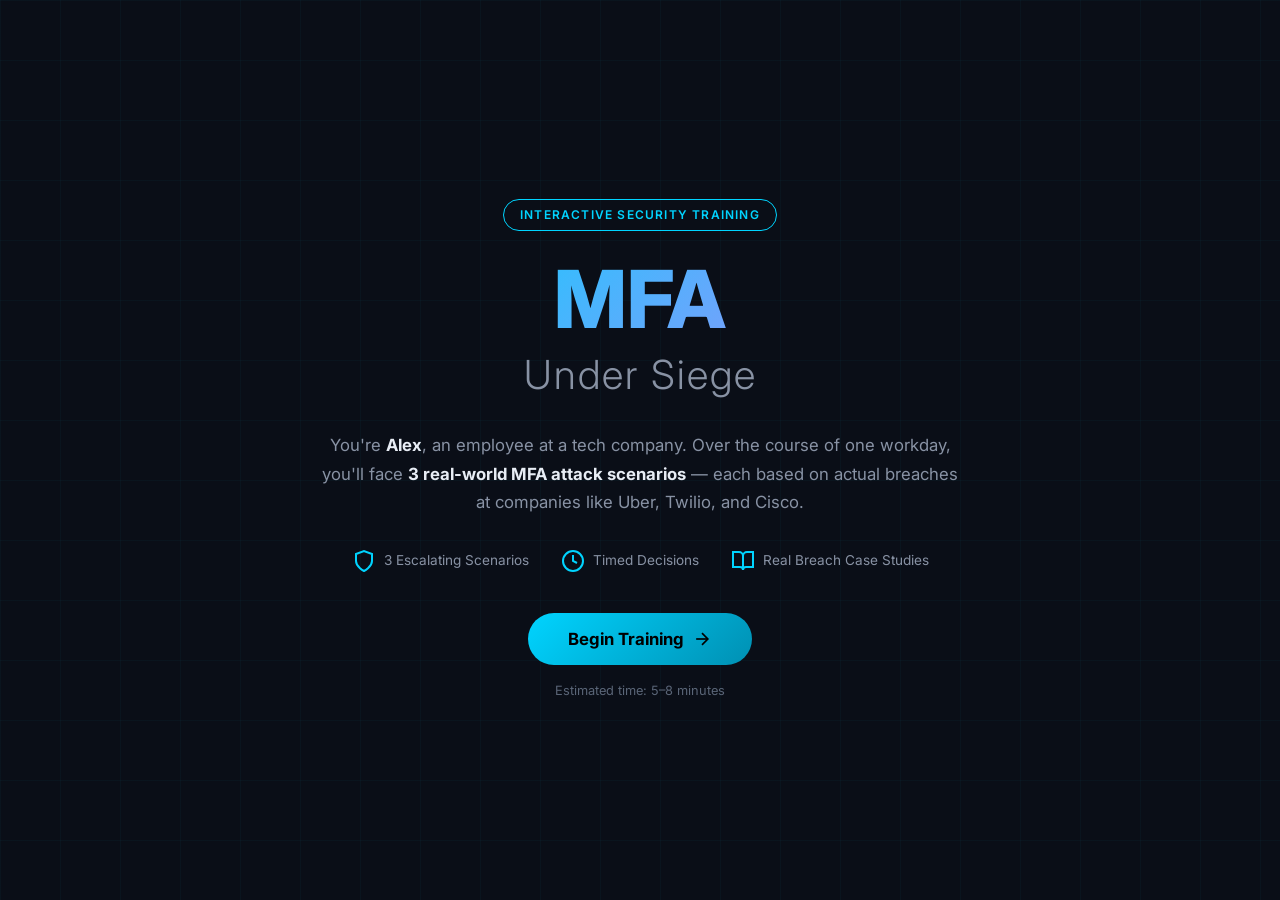
<file: index.html>
<!DOCTYPE html>
<html lang="en">
<head>
  <meta charset="UTF-8">
  <meta name="viewport" content="width=device-width, initial-scale=1.0">
  <title>MFA Under Siege — Interactive Security Training</title>
  <meta name="description" content="An interactive, scenario-based MFA security training simulation. Face real-world attack scenarios and learn to defend against MFA fatigue, social engineering, and push bombing.">
  <meta name="author" content="">

  <!-- Open Graph -->
  <meta property="og:title" content="MFA Under Siege — Interactive Security Training">
  <meta property="og:description" content="Face 3 real-world MFA attack scenarios in this interactive simulation. Based on actual breaches at Uber, Twilio, and Cisco.">
  <meta property="og:type" content="website">

  <!-- Fonts -->
  <link rel="preconnect" href="https://fonts.googleapis.com">
  <link rel="preconnect" href="https://fonts.gstatic.com" crossorigin>
  <link href="https://fonts.googleapis.com/css2?family=Inter:wght@300;400;600;700;800&family=JetBrains+Mono:wght@400;700&display=swap" rel="stylesheet">

  <link rel="stylesheet" href="css/styles.css">
</head>
<body>
  <div id="app"></div>

  <script src="js/scenarios.js"></script>
  <script src="js/ui.js"></script>
  <script src="js/app.js"></script>
</body>
</html>
</file>
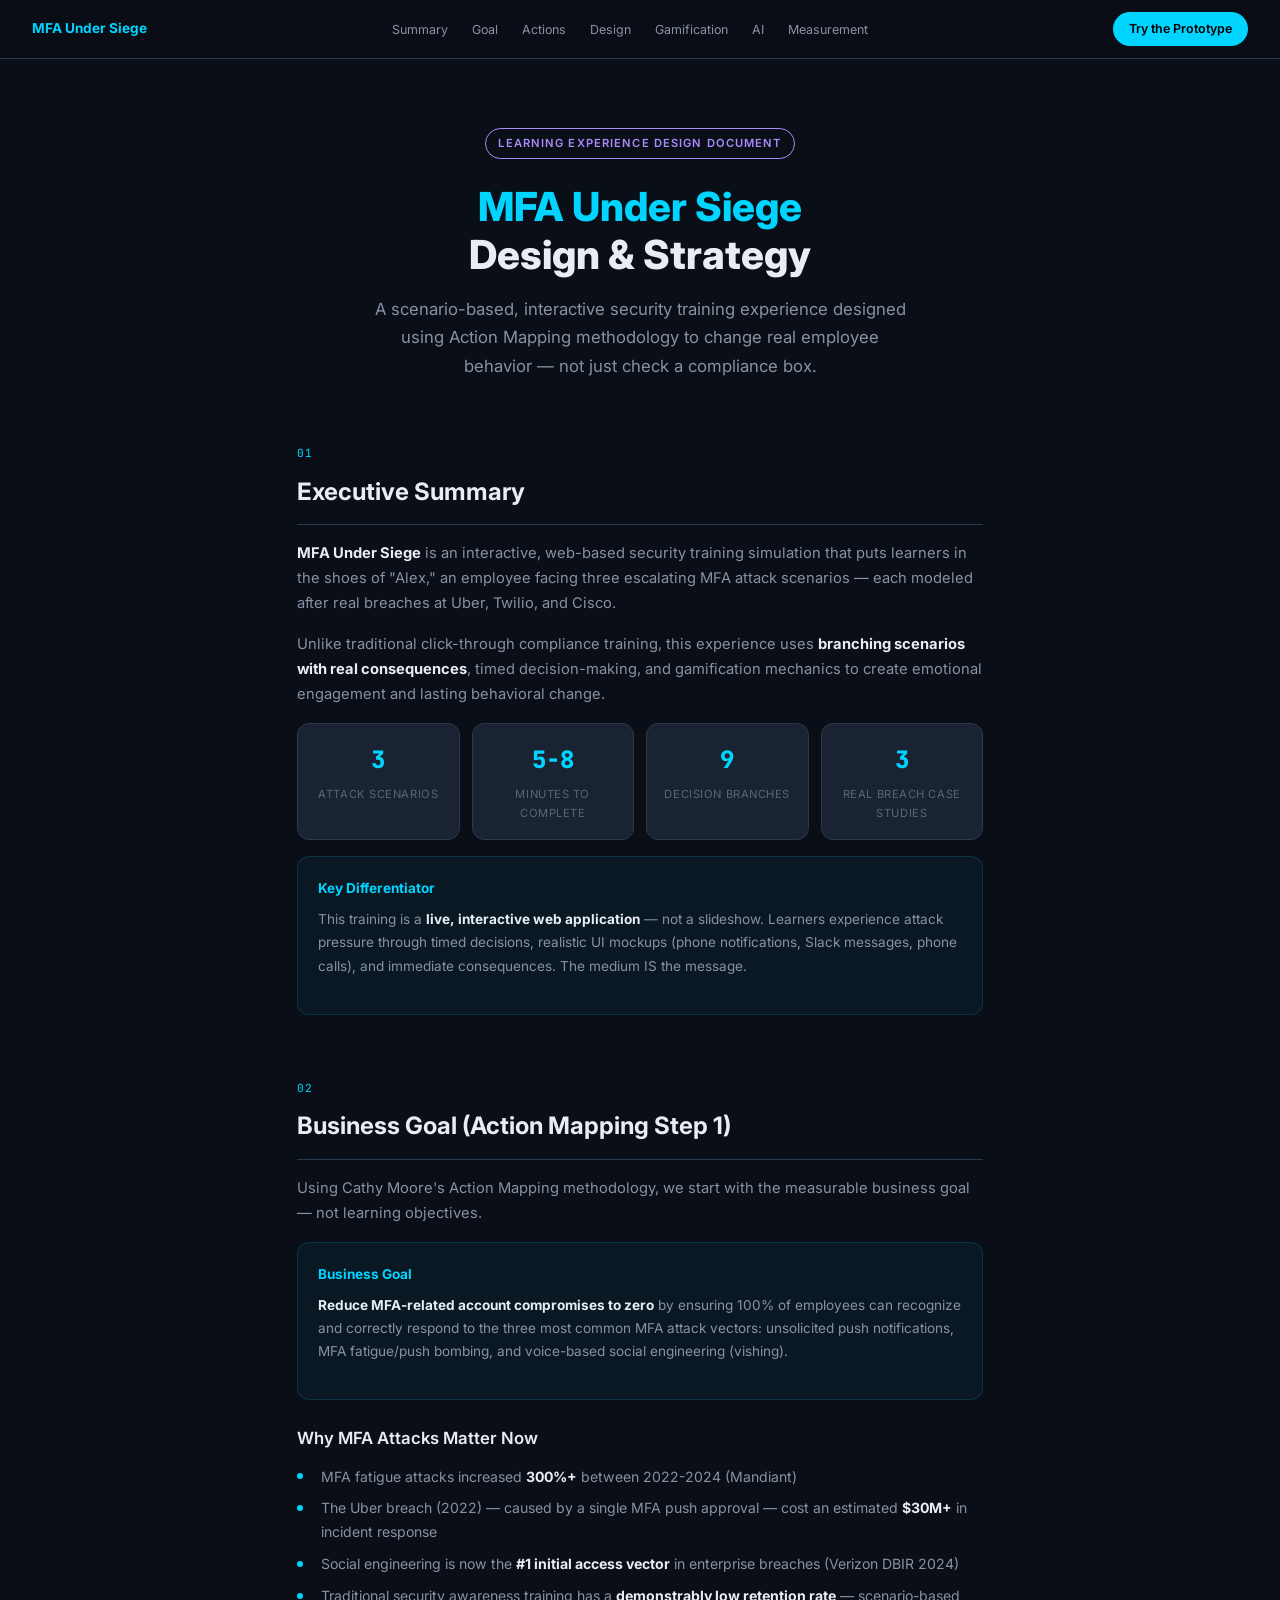
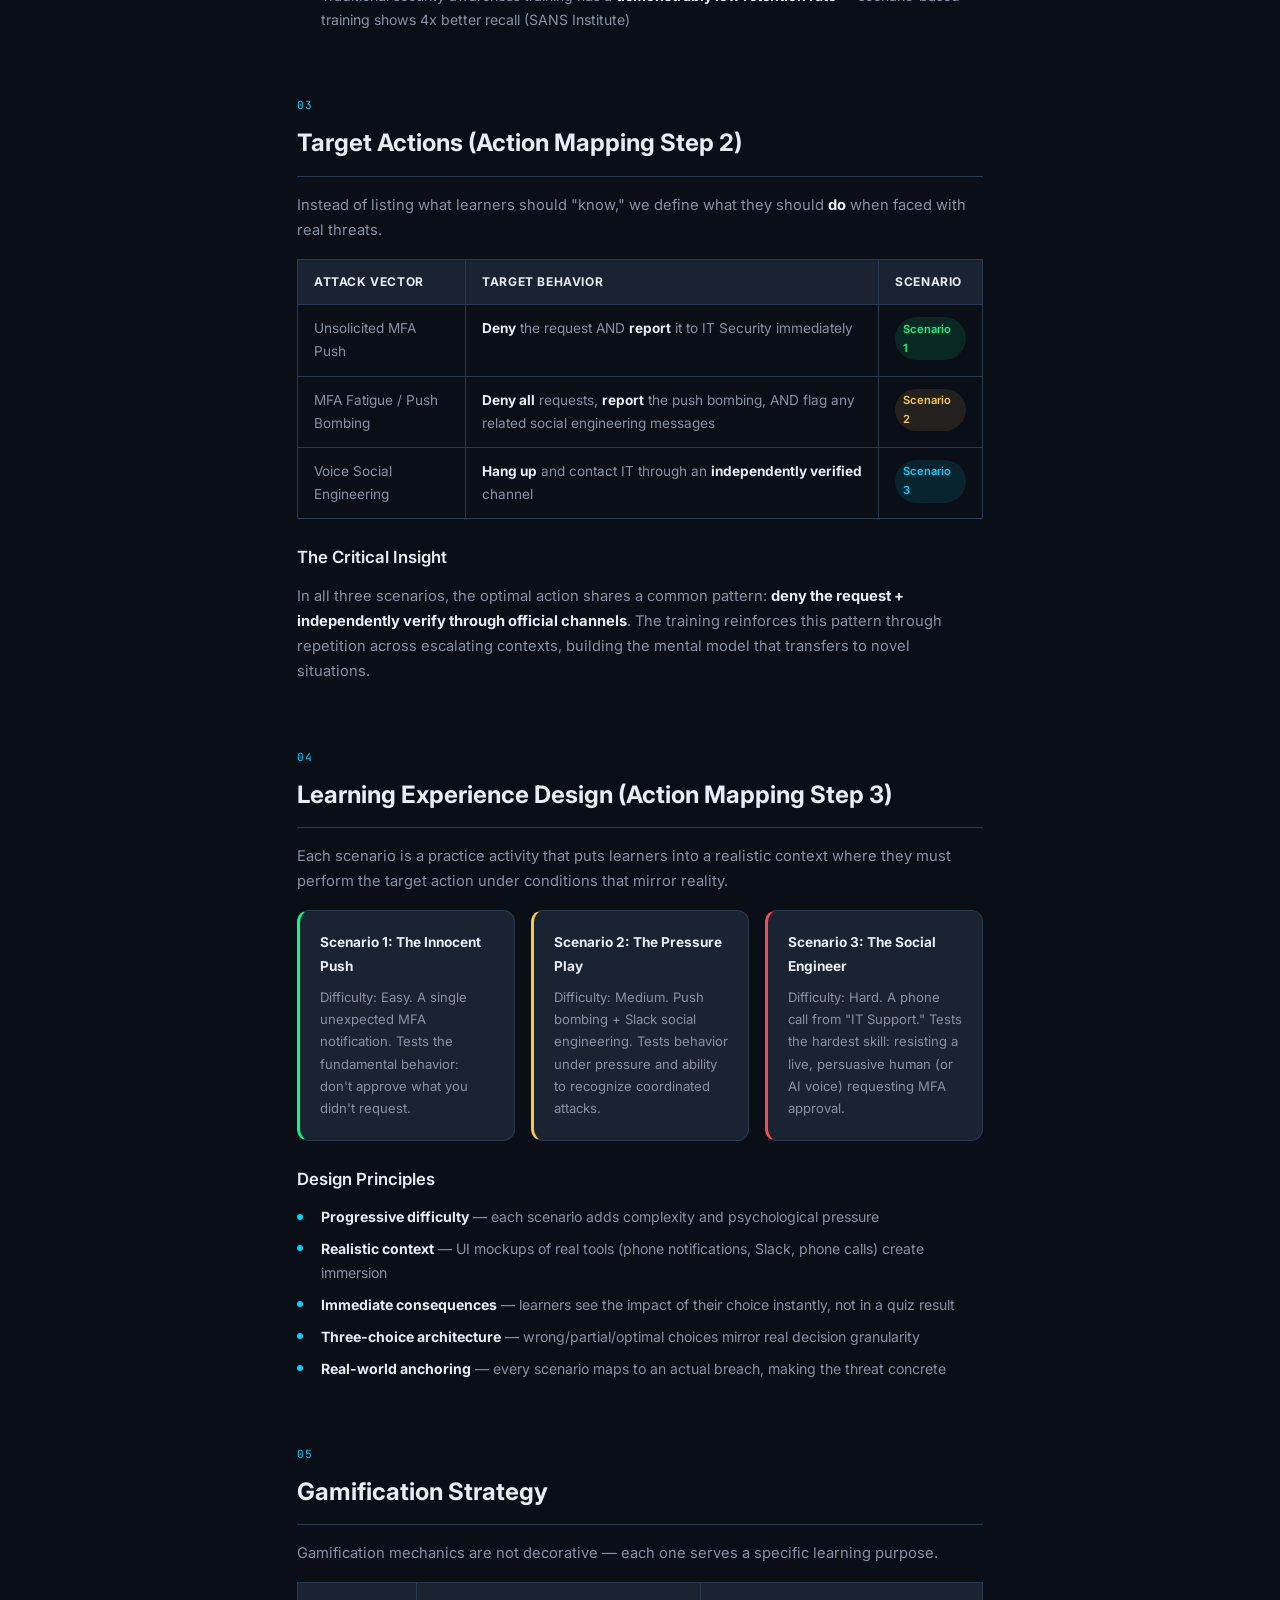
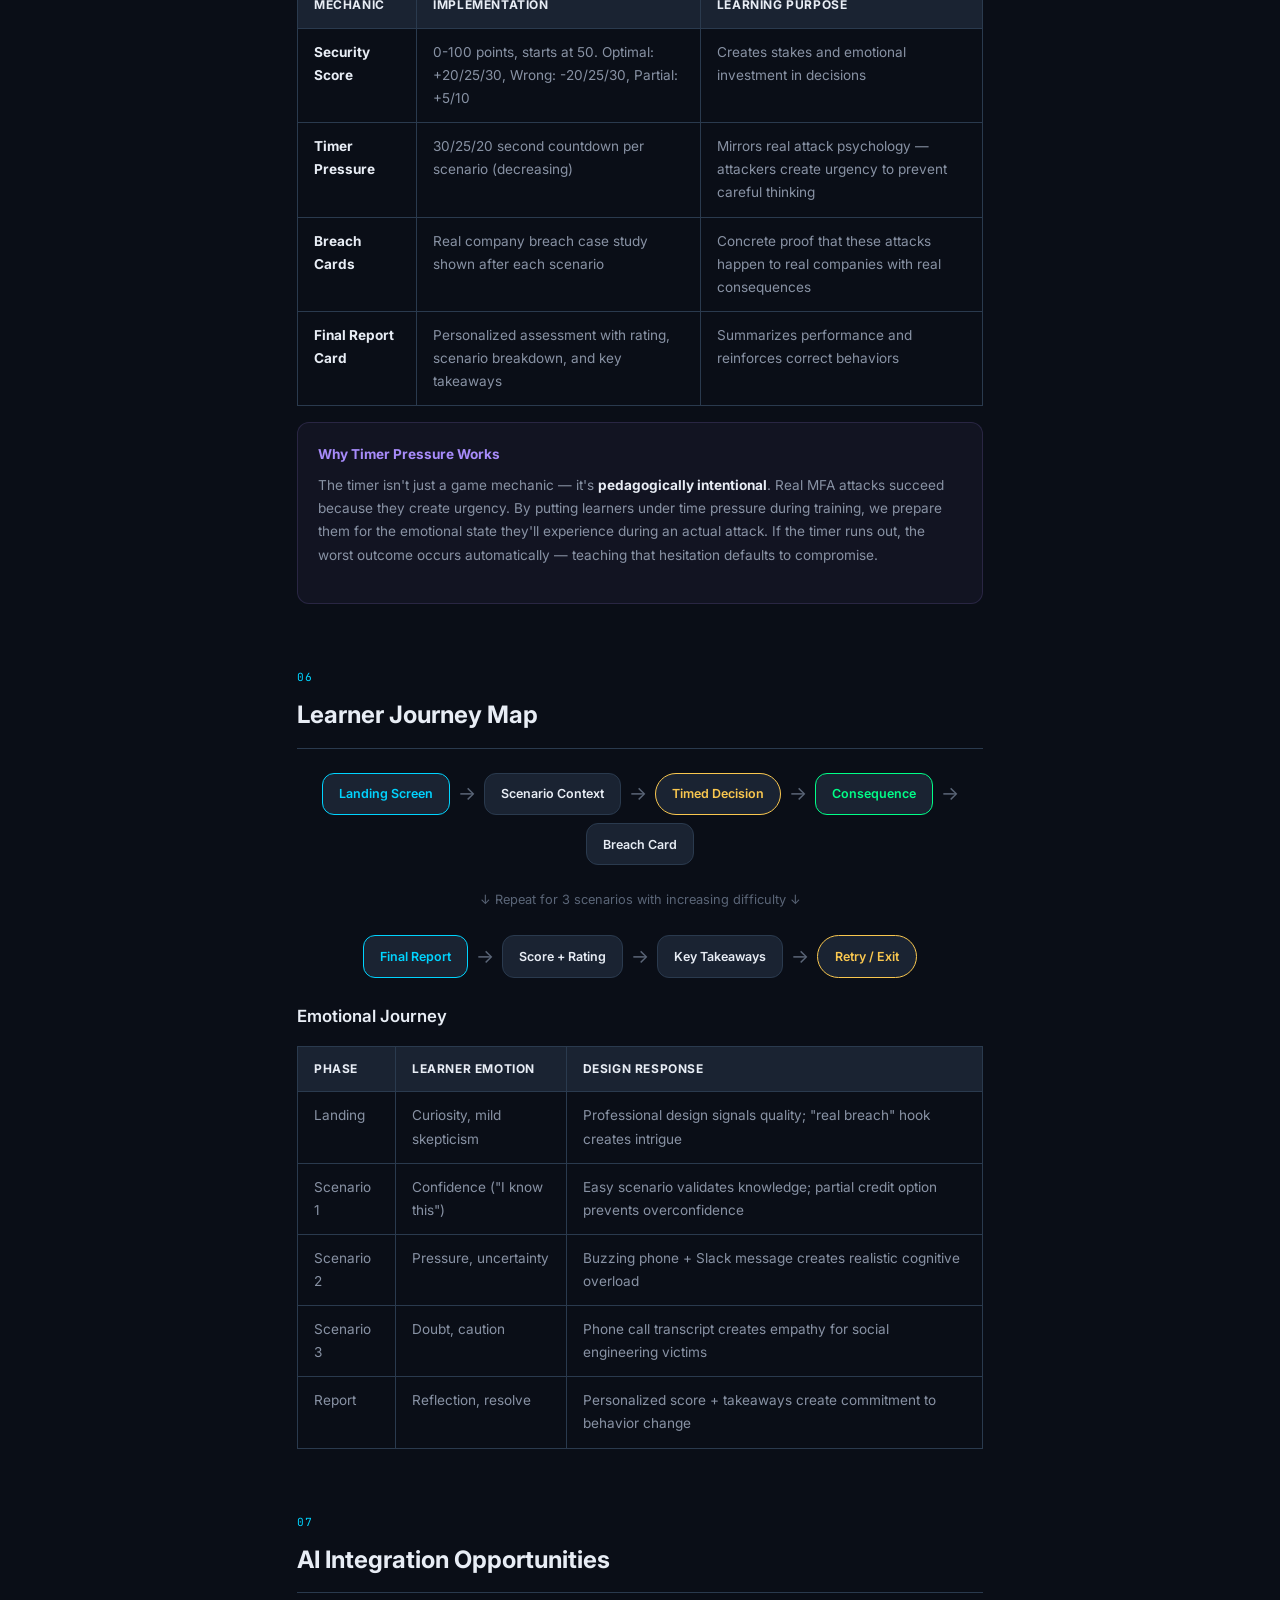
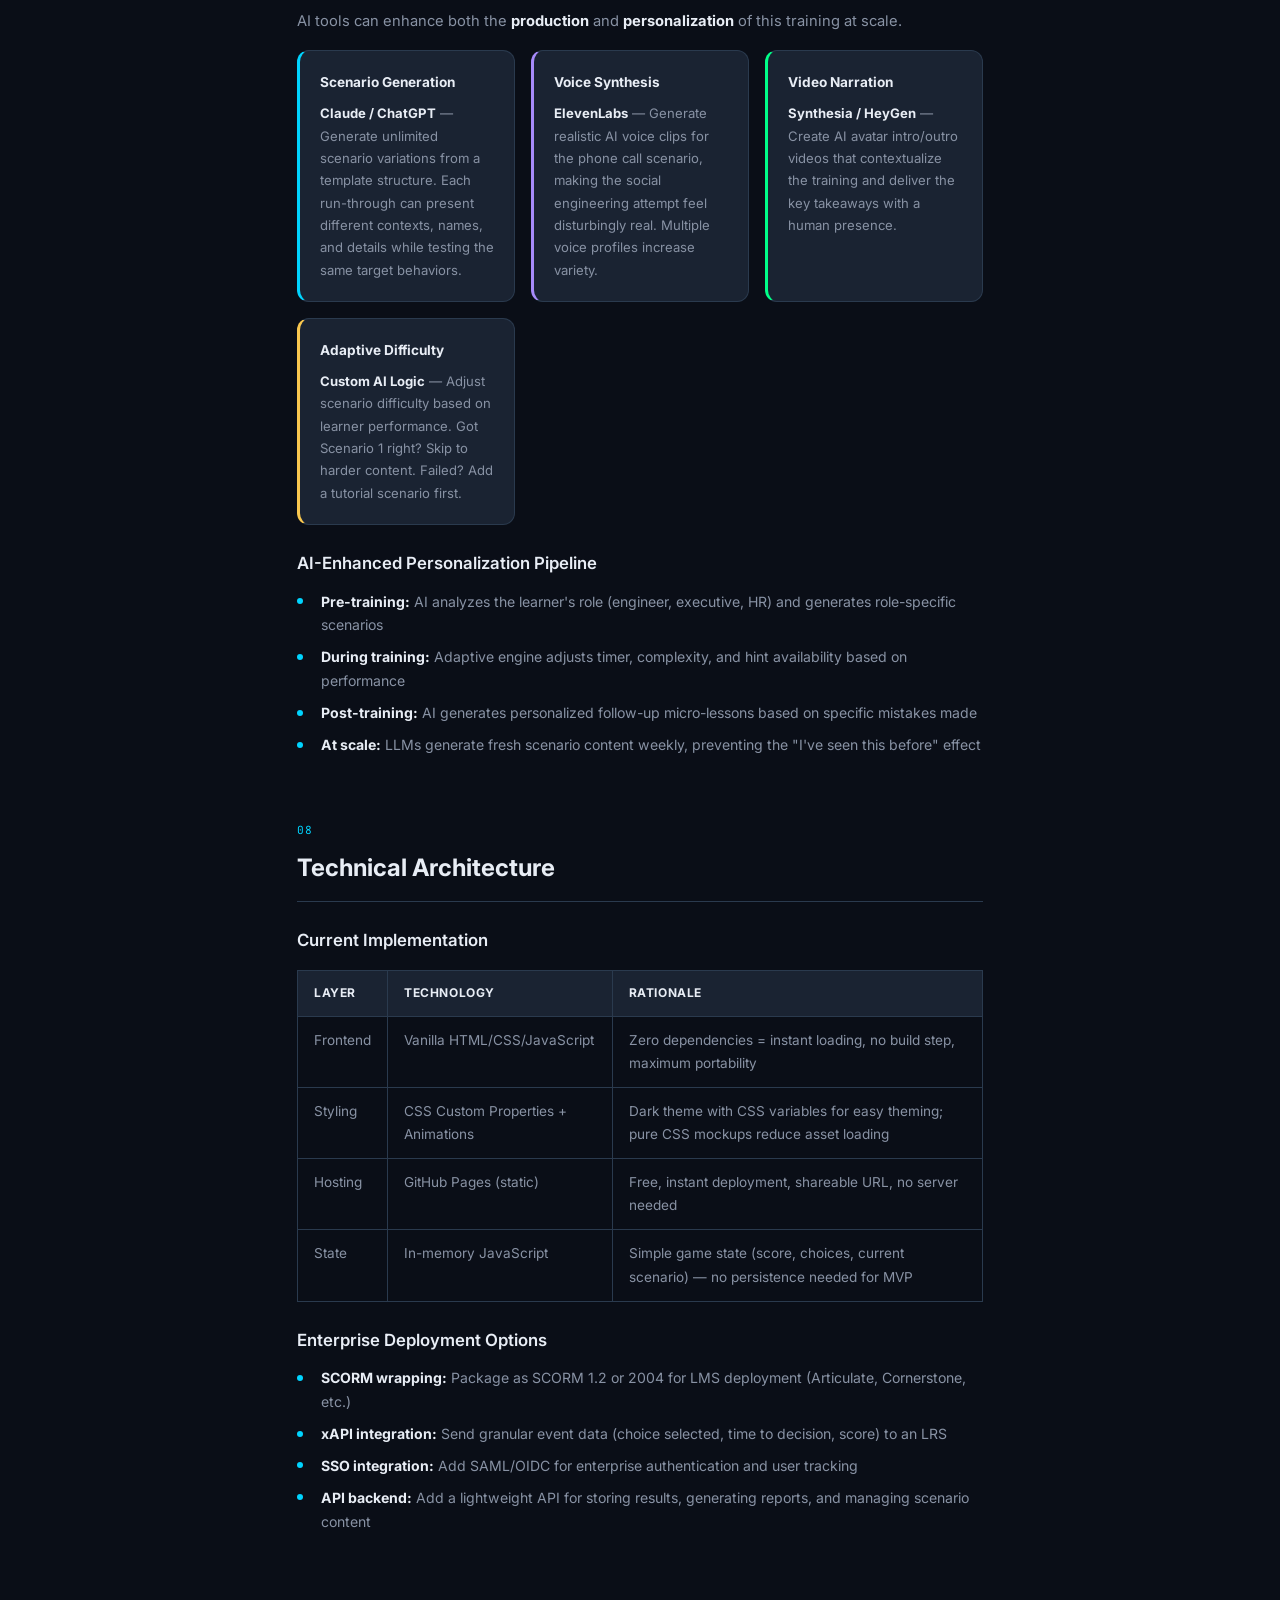
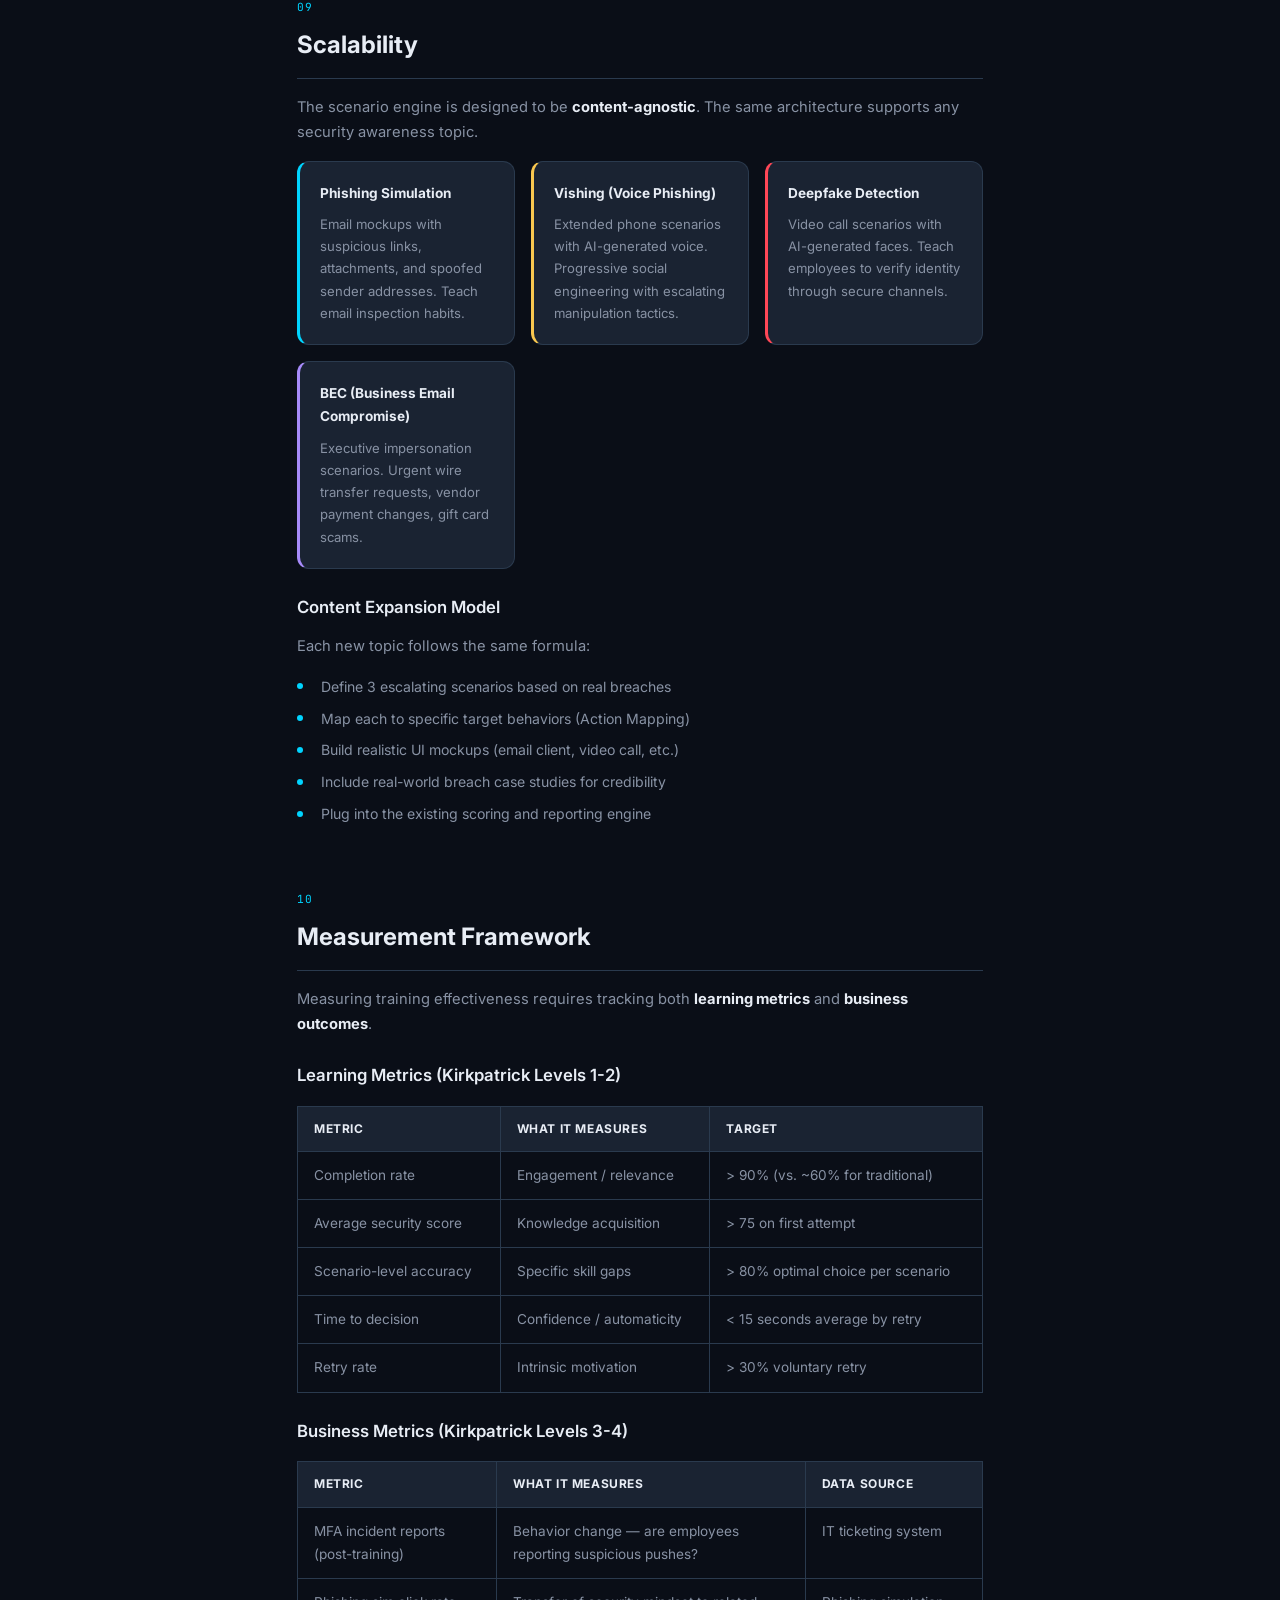
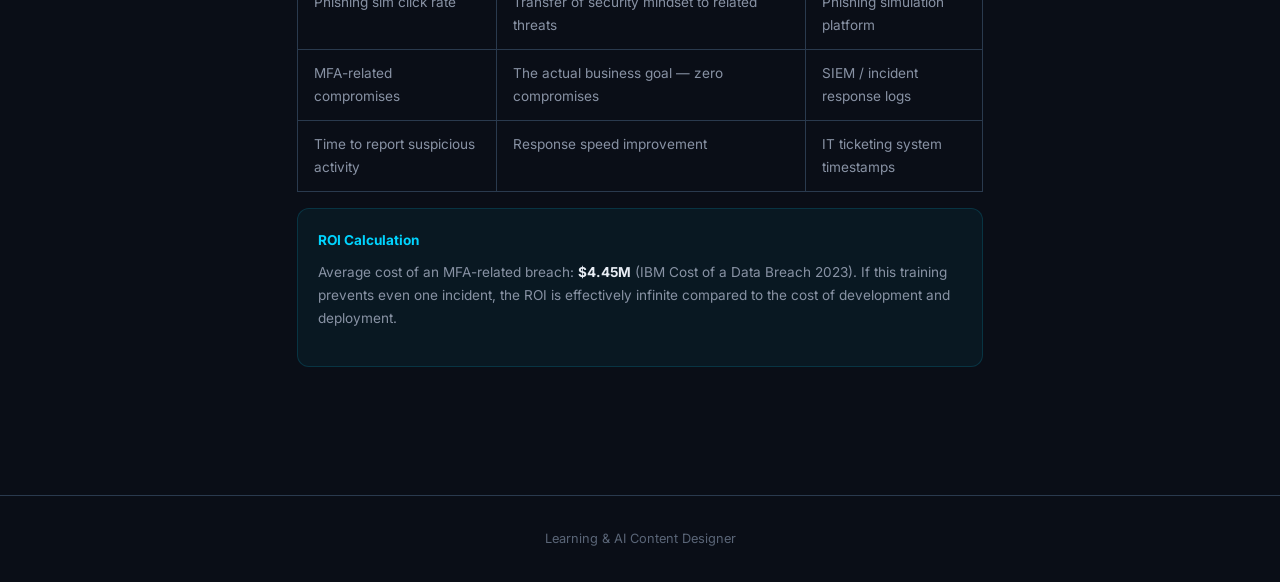
<file: design-document.html>
<!DOCTYPE html>
<html lang="en">
<head>
  <meta charset="UTF-8">
  <meta name="viewport" content="width=device-width, initial-scale=1.0">
  <title>MFA Under Siege — Design Document</title>
  <meta name="author" content="">
  <link rel="preconnect" href="https://fonts.googleapis.com">
  <link rel="preconnect" href="https://fonts.gstatic.com" crossorigin>
  <link href="https://fonts.googleapis.com/css2?family=Inter:wght@300;400;600;700;800&family=JetBrains+Mono:wght@400;700&display=swap" rel="stylesheet">
  <style>
    *, *::before, *::after { box-sizing: border-box; margin: 0; padding: 0; }

    :root {
      --bg: #0a0e17;
      --bg2: #111827;
      --bg3: #1a2332;
      --border: #2a3a4e;
      --text: #e8edf5;
      --text2: #8892a4;
      --dim: #5a6577;
      --cyan: #00d4ff;
      --green: #00ff88;
      --red: #ff4757;
      --orange: #f9c74f;
      --purple: #a78bfa;
      --radius: 12px;
      --font: 'Inter', -apple-system, sans-serif;
      --mono: 'JetBrains Mono', monospace;
    }

    html { font-size: 16px; scroll-behavior: smooth; }

    body {
      font-family: var(--font);
      background: var(--bg);
      color: var(--text);
      line-height: 1.7;
      -webkit-font-smoothing: antialiased;
    }

    /* Navigation */
    .doc-nav {
      position: fixed;
      top: 0;
      left: 0;
      right: 0;
      z-index: 100;
      background: rgba(10, 14, 23, 0.9);
      backdrop-filter: blur(12px);
      border-bottom: 1px solid var(--border);
      padding: 0.75rem 2rem;
      display: flex;
      align-items: center;
      justify-content: space-between;
    }

    .doc-nav-logo {
      font-weight: 700;
      font-size: 0.85rem;
      color: var(--cyan);
    }

    .doc-nav-links {
      display: flex;
      gap: 1.5rem;
      list-style: none;
    }

    .doc-nav-links a {
      color: var(--text2);
      text-decoration: none;
      font-size: 0.78rem;
      transition: color 0.2s;
    }

    .doc-nav-links a:hover { color: var(--cyan); }

    .doc-nav-cta {
      padding: 0.4rem 1rem;
      background: var(--cyan);
      color: #000;
      border-radius: 100px;
      font-size: 0.78rem;
      font-weight: 600;
      text-decoration: none;
      transition: opacity 0.2s;
    }

    .doc-nav-cta:hover { opacity: 0.9; }

    /* Hero */
    .doc-hero {
      padding: 8rem 2rem 4rem;
      text-align: center;
      max-width: 750px;
      margin: 0 auto;
    }

    .doc-badge {
      display: inline-block;
      padding: 0.3rem 0.8rem;
      border: 1px solid var(--purple);
      color: var(--purple);
      border-radius: 100px;
      font-size: 0.7rem;
      font-weight: 600;
      text-transform: uppercase;
      letter-spacing: 0.1em;
      margin-bottom: 1.5rem;
    }

    .doc-hero h1 {
      font-size: 2.5rem;
      font-weight: 800;
      line-height: 1.2;
      margin-bottom: 1rem;
    }

    .doc-hero h1 span { color: var(--cyan); }

    .doc-hero p {
      font-size: 1.05rem;
      color: var(--text2);
      max-width: 550px;
      margin: 0 auto;
    }

    /* Main content */
    .doc-content {
      max-width: 750px;
      margin: 0 auto;
      padding: 0 2rem 4rem;
    }

    /* Section */
    .doc-section {
      margin-bottom: 4rem;
      scroll-margin-top: 5rem;
    }

    .section-num {
      font-family: var(--mono);
      font-size: 0.7rem;
      color: var(--cyan);
      letter-spacing: 0.1em;
      margin-bottom: 0.5rem;
      display: block;
    }

    .doc-section h2 {
      font-size: 1.5rem;
      font-weight: 700;
      margin-bottom: 1rem;
      padding-bottom: 0.75rem;
      border-bottom: 1px solid var(--border);
    }

    .doc-section h3 {
      font-size: 1.05rem;
      font-weight: 600;
      margin: 1.5rem 0 0.75rem;
      color: var(--text);
    }

    .doc-section p {
      color: var(--text2);
      margin-bottom: 1rem;
      font-size: 0.92rem;
    }

    .doc-section strong { color: var(--text); }

    /* Cards grid */
    .card-grid {
      display: grid;
      grid-template-columns: repeat(auto-fit, minmax(200px, 1fr));
      gap: 1rem;
      margin: 1rem 0;
    }

    .doc-card {
      background: var(--bg3);
      border: 1px solid var(--border);
      border-radius: var(--radius);
      padding: 1.25rem;
    }

    .doc-card h4 {
      font-size: 0.85rem;
      font-weight: 700;
      margin-bottom: 0.5rem;
    }

    .doc-card p {
      font-size: 0.82rem;
      color: var(--text2);
      margin-bottom: 0;
    }

    .card-cyan { border-left: 3px solid var(--cyan); }
    .card-green { border-left: 3px solid var(--green); }
    .card-orange { border-left: 3px solid var(--orange); }
    .card-red { border-left: 3px solid var(--red); }
    .card-purple { border-left: 3px solid var(--purple); }

    /* Lists */
    .doc-list {
      list-style: none;
      margin: 0.75rem 0 1rem;
    }

    .doc-list li {
      position: relative;
      padding-left: 1.5rem;
      margin-bottom: 0.5rem;
      font-size: 0.88rem;
      color: var(--text2);
    }

    .doc-list li::before {
      content: '';
      position: absolute;
      left: 0;
      top: 0.6em;
      width: 6px;
      height: 6px;
      border-radius: 50%;
      background: var(--cyan);
    }

    /* Action mapping table */
    .action-table {
      width: 100%;
      border-collapse: collapse;
      margin: 1rem 0;
      font-size: 0.85rem;
    }

    .action-table th {
      text-align: left;
      padding: 0.75rem 1rem;
      background: var(--bg3);
      border: 1px solid var(--border);
      color: var(--text);
      font-size: 0.75rem;
      text-transform: uppercase;
      letter-spacing: 0.05em;
    }

    .action-table td {
      padding: 0.75rem 1rem;
      border: 1px solid var(--border);
      color: var(--text2);
      vertical-align: top;
    }

    /* Flow diagram */
    .flow-diagram {
      display: flex;
      align-items: center;
      gap: 0.5rem;
      margin: 1.5rem 0;
      flex-wrap: wrap;
      justify-content: center;
    }

    .flow-node {
      background: var(--bg3);
      border: 1px solid var(--border);
      border-radius: var(--radius);
      padding: 0.6rem 1rem;
      font-size: 0.78rem;
      font-weight: 600;
      text-align: center;
      min-width: 100px;
    }

    .flow-node.active { border-color: var(--cyan); color: var(--cyan); }
    .flow-node.decision { border-color: var(--orange); color: var(--orange); border-radius: 50px; }
    .flow-node.outcome-good { border-color: var(--green); color: var(--green); }
    .flow-node.outcome-bad { border-color: var(--red); color: var(--red); }

    .flow-arrow {
      color: var(--dim);
      font-size: 1.2rem;
    }

    /* Highlight box */
    .highlight-box {
      background: rgba(0, 212, 255, 0.05);
      border: 1px solid rgba(0, 212, 255, 0.15);
      border-radius: var(--radius);
      padding: 1.25rem;
      margin: 1rem 0;
    }

    .highlight-box.purple {
      background: rgba(167, 139, 250, 0.05);
      border-color: rgba(167, 139, 250, 0.15);
    }

    .highlight-box h4 {
      font-size: 0.85rem;
      margin-bottom: 0.5rem;
      color: var(--cyan);
    }

    .highlight-box.purple h4 { color: var(--purple); }

    .highlight-box p, .highlight-box li {
      font-size: 0.85rem;
    }

    /* Metric cards */
    .metric-row {
      display: grid;
      grid-template-columns: repeat(auto-fit, minmax(160px, 1fr));
      gap: 0.75rem;
      margin: 1rem 0;
    }

    .metric-card {
      background: var(--bg3);
      border: 1px solid var(--border);
      border-radius: var(--radius);
      padding: 1rem;
      text-align: center;
    }

    .metric-value {
      font-size: 1.5rem;
      font-weight: 800;
      font-family: var(--mono);
      color: var(--cyan);
    }

    .metric-label {
      font-size: 0.7rem;
      color: var(--dim);
      text-transform: uppercase;
      letter-spacing: 0.05em;
      margin-top: 0.25rem;
    }

    /* Footer */
    .doc-footer {
      border-top: 1px solid var(--border);
      padding: 2rem;
      text-align: center;
    }

    .doc-footer p {
      font-size: 0.8rem;
      color: var(--dim);
    }

    .doc-footer a { color: var(--cyan); text-decoration: none; }
    .doc-footer a:hover { text-decoration: underline; }

    /* Tag */
    .tag {
      display: inline-block;
      padding: 0.15rem 0.5rem;
      border-radius: 100px;
      font-size: 0.7rem;
      font-weight: 600;
    }
    .tag-cyan { background: rgba(0, 212, 255, 0.1); color: var(--cyan); }
    .tag-green { background: rgba(0, 255, 136, 0.1); color: var(--green); }
    .tag-orange { background: rgba(249, 199, 79, 0.1); color: var(--orange); }

    /* Responsive */
    @media (max-width: 640px) {
      .doc-hero { padding: 6rem 1.25rem 3rem; }
      .doc-hero h1 { font-size: 1.8rem; }
      .doc-content { padding: 0 1.25rem 3rem; }
      .doc-nav-links { display: none; }
      .flow-diagram { flex-direction: column; }
      .flow-arrow { transform: rotate(90deg); }
    }
  </style>
</head>
<body>

  <!-- Nav -->
  <nav class="doc-nav">
    <div class="doc-nav-logo">MFA Under Siege</div>
    <ul class="doc-nav-links">
      <li><a href="#executive-summary">Summary</a></li>
      <li><a href="#business-goal">Goal</a></li>
      <li><a href="#target-actions">Actions</a></li>
      <li><a href="#experience-design">Design</a></li>
      <li><a href="#gamification">Gamification</a></li>
      <li><a href="#ai-integration">AI</a></li>
      <li><a href="#measurement">Measurement</a></li>
    </ul>
    <a href="index.html" class="doc-nav-cta">Try the Prototype</a>
  </nav>

  <!-- Hero -->
  <header class="doc-hero">
    <div class="doc-badge">Learning Experience Design Document</div>
    <h1><span>MFA Under Siege</span><br>Design & Strategy</h1>
    <p>A scenario-based, interactive security training experience designed using Action Mapping methodology to change real employee behavior — not just check a compliance box.</p>
  </header>

  <!-- Content -->
  <main class="doc-content">

    <!-- 1. Executive Summary -->
    <section class="doc-section" id="executive-summary">
      <span class="section-num">01</span>
      <h2>Executive Summary</h2>
      <p><strong>MFA Under Siege</strong> is an interactive, web-based security training simulation that puts learners in the shoes of "Alex," an employee facing three escalating MFA attack scenarios — each modeled after real breaches at Uber, Twilio, and Cisco.</p>
      <p>Unlike traditional click-through compliance training, this experience uses <strong>branching scenarios with real consequences</strong>, timed decision-making, and gamification mechanics to create emotional engagement and lasting behavioral change.</p>

      <div class="metric-row">
        <div class="metric-card">
          <div class="metric-value">3</div>
          <div class="metric-label">Attack Scenarios</div>
        </div>
        <div class="metric-card">
          <div class="metric-value">5-8</div>
          <div class="metric-label">Minutes to Complete</div>
        </div>
        <div class="metric-card">
          <div class="metric-value">9</div>
          <div class="metric-label">Decision Branches</div>
        </div>
        <div class="metric-card">
          <div class="metric-value">3</div>
          <div class="metric-label">Real Breach Case Studies</div>
        </div>
      </div>

      <div class="highlight-box">
        <h4>Key Differentiator</h4>
        <p>This training is a <strong>live, interactive web application</strong> — not a slideshow. Learners experience attack pressure through timed decisions, realistic UI mockups (phone notifications, Slack messages, phone calls), and immediate consequences. The medium IS the message.</p>
      </div>
    </section>

    <!-- 2. Business Goal -->
    <section class="doc-section" id="business-goal">
      <span class="section-num">02</span>
      <h2>Business Goal (Action Mapping Step 1)</h2>
      <p>Using Cathy Moore's Action Mapping methodology, we start with the measurable business goal — not learning objectives.</p>

      <div class="highlight-box">
        <h4>Business Goal</h4>
        <p><strong>Reduce MFA-related account compromises to zero</strong> by ensuring 100% of employees can recognize and correctly respond to the three most common MFA attack vectors: unsolicited push notifications, MFA fatigue/push bombing, and voice-based social engineering (vishing).</p>
      </div>

      <h3>Why MFA Attacks Matter Now</h3>
      <ul class="doc-list">
        <li>MFA fatigue attacks increased <strong>300%+</strong> between 2022-2024 (Mandiant)</li>
        <li>The Uber breach (2022) — caused by a single MFA push approval — cost an estimated <strong>$30M+</strong> in incident response</li>
        <li>Social engineering is now the <strong>#1 initial access vector</strong> in enterprise breaches (Verizon DBIR 2024)</li>
        <li>Traditional security awareness training has a <strong>demonstrably low retention rate</strong> — scenario-based training shows 4x better recall (SANS Institute)</li>
      </ul>
    </section>

    <!-- 3. Target Actions -->
    <section class="doc-section" id="target-actions">
      <span class="section-num">03</span>
      <h2>Target Actions (Action Mapping Step 2)</h2>
      <p>Instead of listing what learners should "know," we define what they should <strong>do</strong> when faced with real threats.</p>

      <table class="action-table">
        <thead>
          <tr>
            <th>Attack Vector</th>
            <th>Target Behavior</th>
            <th>Scenario</th>
          </tr>
        </thead>
        <tbody>
          <tr>
            <td>Unsolicited MFA Push</td>
            <td><strong>Deny</strong> the request AND <strong>report</strong> it to IT Security immediately</td>
            <td><span class="tag tag-green">Scenario 1</span></td>
          </tr>
          <tr>
            <td>MFA Fatigue / Push Bombing</td>
            <td><strong>Deny all</strong> requests, <strong>report</strong> the push bombing, AND flag any related social engineering messages</td>
            <td><span class="tag tag-orange">Scenario 2</span></td>
          </tr>
          <tr>
            <td>Voice Social Engineering</td>
            <td><strong>Hang up</strong> and contact IT through an <strong>independently verified</strong> channel</td>
            <td><span class="tag tag-cyan">Scenario 3</span></td>
          </tr>
        </tbody>
      </table>

      <h3>The Critical Insight</h3>
      <p>In all three scenarios, the optimal action shares a common pattern: <strong>deny the request + independently verify through official channels</strong>. The training reinforces this pattern through repetition across escalating contexts, building the mental model that transfers to novel situations.</p>
    </section>

    <!-- 4. Learning Experience Design -->
    <section class="doc-section" id="experience-design">
      <span class="section-num">04</span>
      <h2>Learning Experience Design (Action Mapping Step 3)</h2>
      <p>Each scenario is a practice activity that puts learners into a realistic context where they must perform the target action under conditions that mirror reality.</p>

      <div class="card-grid">
        <div class="doc-card card-green">
          <h4>Scenario 1: The Innocent Push</h4>
          <p>Difficulty: Easy. A single unexpected MFA notification. Tests the fundamental behavior: don't approve what you didn't request.</p>
        </div>
        <div class="doc-card card-orange">
          <h4>Scenario 2: The Pressure Play</h4>
          <p>Difficulty: Medium. Push bombing + Slack social engineering. Tests behavior under pressure and ability to recognize coordinated attacks.</p>
        </div>
        <div class="doc-card card-red">
          <h4>Scenario 3: The Social Engineer</h4>
          <p>Difficulty: Hard. A phone call from "IT Support." Tests the hardest skill: resisting a live, persuasive human (or AI voice) requesting MFA approval.</p>
        </div>
      </div>

      <h3>Design Principles</h3>
      <ul class="doc-list">
        <li><strong>Progressive difficulty</strong> — each scenario adds complexity and psychological pressure</li>
        <li><strong>Realistic context</strong> — UI mockups of real tools (phone notifications, Slack, phone calls) create immersion</li>
        <li><strong>Immediate consequences</strong> — learners see the impact of their choice instantly, not in a quiz result</li>
        <li><strong>Three-choice architecture</strong> — wrong/partial/optimal choices mirror real decision granularity</li>
        <li><strong>Real-world anchoring</strong> — every scenario maps to an actual breach, making the threat concrete</li>
      </ul>
    </section>

    <!-- 5. Gamification Strategy -->
    <section class="doc-section" id="gamification">
      <span class="section-num">05</span>
      <h2>Gamification Strategy</h2>
      <p>Gamification mechanics are not decorative — each one serves a specific learning purpose.</p>

      <table class="action-table">
        <thead>
          <tr>
            <th>Mechanic</th>
            <th>Implementation</th>
            <th>Learning Purpose</th>
          </tr>
        </thead>
        <tbody>
          <tr>
            <td><strong>Security Score</strong></td>
            <td>0-100 points, starts at 50. Optimal: +20/25/30, Wrong: -20/25/30, Partial: +5/10</td>
            <td>Creates stakes and emotional investment in decisions</td>
          </tr>
          <tr>
            <td><strong>Timer Pressure</strong></td>
            <td>30/25/20 second countdown per scenario (decreasing)</td>
            <td>Mirrors real attack psychology — attackers create urgency to prevent careful thinking</td>
          </tr>
          <tr>
            <td><strong>Breach Cards</strong></td>
            <td>Real company breach case study shown after each scenario</td>
            <td>Concrete proof that these attacks happen to real companies with real consequences</td>
          </tr>
          <tr>
            <td><strong>Final Report Card</strong></td>
            <td>Personalized assessment with rating, scenario breakdown, and key takeaways</td>
            <td>Summarizes performance and reinforces correct behaviors</td>
          </tr>
        </tbody>
      </table>

      <div class="highlight-box purple">
        <h4>Why Timer Pressure Works</h4>
        <p>The timer isn't just a game mechanic — it's <strong>pedagogically intentional</strong>. Real MFA attacks succeed because they create urgency. By putting learners under time pressure during training, we prepare them for the emotional state they'll experience during an actual attack. If the timer runs out, the worst outcome occurs automatically — teaching that hesitation defaults to compromise.</p>
      </div>
    </section>

    <!-- 6. Learner Journey Map -->
    <section class="doc-section" id="learner-journey">
      <span class="section-num">06</span>
      <h2>Learner Journey Map</h2>

      <div class="flow-diagram">
        <div class="flow-node active">Landing Screen</div>
        <span class="flow-arrow">&rarr;</span>
        <div class="flow-node">Scenario Context</div>
        <span class="flow-arrow">&rarr;</span>
        <div class="flow-node decision">Timed Decision</div>
        <span class="flow-arrow">&rarr;</span>
        <div class="flow-node outcome-good">Consequence</div>
        <span class="flow-arrow">&rarr;</span>
        <div class="flow-node">Breach Card</div>
      </div>

      <p style="text-align: center; font-size: 0.8rem; color: var(--dim); margin-bottom: 1rem;">&darr; Repeat for 3 scenarios with increasing difficulty &darr;</p>

      <div class="flow-diagram">
        <div class="flow-node active">Final Report</div>
        <span class="flow-arrow">&rarr;</span>
        <div class="flow-node">Score + Rating</div>
        <span class="flow-arrow">&rarr;</span>
        <div class="flow-node">Key Takeaways</div>
        <span class="flow-arrow">&rarr;</span>
        <div class="flow-node decision">Retry / Exit</div>
      </div>

      <h3>Emotional Journey</h3>
      <table class="action-table">
        <thead>
          <tr>
            <th>Phase</th>
            <th>Learner Emotion</th>
            <th>Design Response</th>
          </tr>
        </thead>
        <tbody>
          <tr>
            <td>Landing</td>
            <td>Curiosity, mild skepticism</td>
            <td>Professional design signals quality; "real breach" hook creates intrigue</td>
          </tr>
          <tr>
            <td>Scenario 1</td>
            <td>Confidence ("I know this")</td>
            <td>Easy scenario validates knowledge; partial credit option prevents overconfidence</td>
          </tr>
          <tr>
            <td>Scenario 2</td>
            <td>Pressure, uncertainty</td>
            <td>Buzzing phone + Slack message creates realistic cognitive overload</td>
          </tr>
          <tr>
            <td>Scenario 3</td>
            <td>Doubt, caution</td>
            <td>Phone call transcript creates empathy for social engineering victims</td>
          </tr>
          <tr>
            <td>Report</td>
            <td>Reflection, resolve</td>
            <td>Personalized score + takeaways create commitment to behavior change</td>
          </tr>
        </tbody>
      </table>
    </section>

    <!-- 7. AI Integration -->
    <section class="doc-section" id="ai-integration">
      <span class="section-num">07</span>
      <h2>AI Integration Opportunities</h2>
      <p>AI tools can enhance both the <strong>production</strong> and <strong>personalization</strong> of this training at scale.</p>

      <div class="card-grid">
        <div class="doc-card card-cyan">
          <h4>Scenario Generation</h4>
          <p><strong>Claude / ChatGPT</strong> — Generate unlimited scenario variations from a template structure. Each run-through can present different contexts, names, and details while testing the same target behaviors.</p>
        </div>
        <div class="doc-card card-purple">
          <h4>Voice Synthesis</h4>
          <p><strong>ElevenLabs</strong> — Generate realistic AI voice clips for the phone call scenario, making the social engineering attempt feel disturbingly real. Multiple voice profiles increase variety.</p>
        </div>
        <div class="doc-card card-green">
          <h4>Video Narration</h4>
          <p><strong>Synthesia / HeyGen</strong> — Create AI avatar intro/outro videos that contextualize the training and deliver the key takeaways with a human presence.</p>
        </div>
        <div class="doc-card card-orange">
          <h4>Adaptive Difficulty</h4>
          <p><strong>Custom AI Logic</strong> — Adjust scenario difficulty based on learner performance. Got Scenario 1 right? Skip to harder content. Failed? Add a tutorial scenario first.</p>
        </div>
      </div>

      <h3>AI-Enhanced Personalization Pipeline</h3>
      <ul class="doc-list">
        <li><strong>Pre-training:</strong> AI analyzes the learner's role (engineer, executive, HR) and generates role-specific scenarios</li>
        <li><strong>During training:</strong> Adaptive engine adjusts timer, complexity, and hint availability based on performance</li>
        <li><strong>Post-training:</strong> AI generates personalized follow-up micro-lessons based on specific mistakes made</li>
        <li><strong>At scale:</strong> LLMs generate fresh scenario content weekly, preventing the "I've seen this before" effect</li>
      </ul>
    </section>

    <!-- 8. Technical Architecture -->
    <section class="doc-section" id="technical-architecture">
      <span class="section-num">08</span>
      <h2>Technical Architecture</h2>

      <h3>Current Implementation</h3>
      <table class="action-table">
        <thead>
          <tr>
            <th>Layer</th>
            <th>Technology</th>
            <th>Rationale</th>
          </tr>
        </thead>
        <tbody>
          <tr>
            <td>Frontend</td>
            <td>Vanilla HTML/CSS/JavaScript</td>
            <td>Zero dependencies = instant loading, no build step, maximum portability</td>
          </tr>
          <tr>
            <td>Styling</td>
            <td>CSS Custom Properties + Animations</td>
            <td>Dark theme with CSS variables for easy theming; pure CSS mockups reduce asset loading</td>
          </tr>
          <tr>
            <td>Hosting</td>
            <td>GitHub Pages (static)</td>
            <td>Free, instant deployment, shareable URL, no server needed</td>
          </tr>
          <tr>
            <td>State</td>
            <td>In-memory JavaScript</td>
            <td>Simple game state (score, choices, current scenario) — no persistence needed for MVP</td>
          </tr>
        </tbody>
      </table>

      <h3>Enterprise Deployment Options</h3>
      <ul class="doc-list">
        <li><strong>SCORM wrapping:</strong> Package as SCORM 1.2 or 2004 for LMS deployment (Articulate, Cornerstone, etc.)</li>
        <li><strong>xAPI integration:</strong> Send granular event data (choice selected, time to decision, score) to an LRS</li>
        <li><strong>SSO integration:</strong> Add SAML/OIDC for enterprise authentication and user tracking</li>
        <li><strong>API backend:</strong> Add a lightweight API for storing results, generating reports, and managing scenario content</li>
      </ul>
    </section>

    <!-- 9. Scalability -->
    <section class="doc-section" id="scalability">
      <span class="section-num">09</span>
      <h2>Scalability</h2>
      <p>The scenario engine is designed to be <strong>content-agnostic</strong>. The same architecture supports any security awareness topic.</p>

      <div class="card-grid">
        <div class="doc-card card-cyan">
          <h4>Phishing Simulation</h4>
          <p>Email mockups with suspicious links, attachments, and spoofed sender addresses. Teach email inspection habits.</p>
        </div>
        <div class="doc-card card-orange">
          <h4>Vishing (Voice Phishing)</h4>
          <p>Extended phone scenarios with AI-generated voice. Progressive social engineering with escalating manipulation tactics.</p>
        </div>
        <div class="doc-card card-red">
          <h4>Deepfake Detection</h4>
          <p>Video call scenarios with AI-generated faces. Teach employees to verify identity through secure channels.</p>
        </div>
        <div class="doc-card card-purple">
          <h4>BEC (Business Email Compromise)</h4>
          <p>Executive impersonation scenarios. Urgent wire transfer requests, vendor payment changes, gift card scams.</p>
        </div>
      </div>

      <h3>Content Expansion Model</h3>
      <p>Each new topic follows the same formula:</p>
      <ul class="doc-list">
        <li>Define 3 escalating scenarios based on real breaches</li>
        <li>Map each to specific target behaviors (Action Mapping)</li>
        <li>Build realistic UI mockups (email client, video call, etc.)</li>
        <li>Include real-world breach case studies for credibility</li>
        <li>Plug into the existing scoring and reporting engine</li>
      </ul>
    </section>

    <!-- 10. Measurement -->
    <section class="doc-section" id="measurement">
      <span class="section-num">10</span>
      <h2>Measurement Framework</h2>
      <p>Measuring training effectiveness requires tracking both <strong>learning metrics</strong> and <strong>business outcomes</strong>.</p>

      <h3>Learning Metrics (Kirkpatrick Levels 1-2)</h3>
      <table class="action-table">
        <thead>
          <tr>
            <th>Metric</th>
            <th>What It Measures</th>
            <th>Target</th>
          </tr>
        </thead>
        <tbody>
          <tr>
            <td>Completion rate</td>
            <td>Engagement / relevance</td>
            <td>&gt; 90% (vs. ~60% for traditional)</td>
          </tr>
          <tr>
            <td>Average security score</td>
            <td>Knowledge acquisition</td>
            <td>&gt; 75 on first attempt</td>
          </tr>
          <tr>
            <td>Scenario-level accuracy</td>
            <td>Specific skill gaps</td>
            <td>&gt; 80% optimal choice per scenario</td>
          </tr>
          <tr>
            <td>Time to decision</td>
            <td>Confidence / automaticity</td>
            <td>&lt; 15 seconds average by retry</td>
          </tr>
          <tr>
            <td>Retry rate</td>
            <td>Intrinsic motivation</td>
            <td>&gt; 30% voluntary retry</td>
          </tr>
        </tbody>
      </table>

      <h3>Business Metrics (Kirkpatrick Levels 3-4)</h3>
      <table class="action-table">
        <thead>
          <tr>
            <th>Metric</th>
            <th>What It Measures</th>
            <th>Data Source</th>
          </tr>
        </thead>
        <tbody>
          <tr>
            <td>MFA incident reports (post-training)</td>
            <td>Behavior change — are employees reporting suspicious pushes?</td>
            <td>IT ticketing system</td>
          </tr>
          <tr>
            <td>Phishing sim click rate</td>
            <td>Transfer of security mindset to related threats</td>
            <td>Phishing simulation platform</td>
          </tr>
          <tr>
            <td>MFA-related compromises</td>
            <td>The actual business goal — zero compromises</td>
            <td>SIEM / incident response logs</td>
          </tr>
          <tr>
            <td>Time to report suspicious activity</td>
            <td>Response speed improvement</td>
            <td>IT ticketing system timestamps</td>
          </tr>
        </tbody>
      </table>

      <div class="highlight-box">
        <h4>ROI Calculation</h4>
        <p>Average cost of an MFA-related breach: <strong>$4.45M</strong> (IBM Cost of a Data Breach 2023). If this training prevents even one incident, the ROI is effectively infinite compared to the cost of development and deployment.</p>
      </div>
    </section>

  </main>

  <!-- Footer -->
  <footer class="doc-footer">
    <p>
      Learning & AI Content Designer
    </p>
  </footer>

</body>
</html>
</file>
<file: css/styles.css>
/* MFA Under Siege — Styles */

/* ========== RESET & VARIABLES ========== */
*, *::before, *::after {
  box-sizing: border-box;
  margin: 0;
  padding: 0;
}

:root {
  --bg-primary: #0a0e17;
  --bg-secondary: #111827;
  --bg-card: #1a2332;
  --bg-card-hover: #1f2b3d;
  --border: #2a3a4e;
  --text-primary: #e8edf5;
  --text-secondary: #8892a4;
  --text-dim: #5a6577;
  --accent-cyan: #00d4ff;
  --accent-green: #00ff88;
  --accent-red: #ff4757;
  --accent-orange: #f9c74f;
  --accent-purple: #a78bfa;
  --font-main: 'Inter', -apple-system, BlinkMacSystemFont, 'Segoe UI', sans-serif;
  --font-mono: 'JetBrains Mono', 'Fira Code', monospace;
  --radius: 12px;
  --radius-sm: 8px;
  --radius-lg: 16px;
  --shadow: 0 4px 24px rgba(0, 0, 0, 0.4);
  --shadow-lg: 0 8px 40px rgba(0, 0, 0, 0.6);
  --transition: 0.3s cubic-bezier(0.4, 0, 0.2, 1);
}

html {
  font-size: 16px;
  scroll-behavior: smooth;
}

body {
  font-family: var(--font-main);
  background: var(--bg-primary);
  color: var(--text-primary);
  line-height: 1.6;
  min-height: 100vh;
  overflow-x: hidden;
  -webkit-font-smoothing: antialiased;
}

#app {
  min-height: 100vh;
  position: relative;
}

/* ========== TRANSITIONS ========== */
.exit-right {
  animation: exitRight 0.3s ease forwards;
}
.enter-right {
  animation: enterRight 0.4s ease forwards;
}

@keyframes exitRight {
  to { opacity: 0; transform: translateX(-30px); }
}
@keyframes enterRight {
  from { opacity: 0; transform: translateX(30px); }
  to { opacity: 1; transform: translateX(0); }
}

.fade-in {
  animation: fadeIn 0.5s ease forwards;
}
@keyframes fadeIn {
  from { opacity: 0; transform: translateY(10px); }
  to { opacity: 1; transform: translateY(0); }
}

.slide-in {
  animation: slideIn 0.5s cubic-bezier(0.34, 1.56, 0.64, 1) forwards;
}
@keyframes slideIn {
  from { opacity: 0; transform: translateY(-20px) scale(0.95); }
  to { opacity: 1; transform: translateY(0) scale(1); }
}

.slide-in-left {
  animation: slideInLeft 0.4s ease forwards;
  animation-delay: 0.3s;
  opacity: 0;
}
@keyframes slideInLeft {
  from { opacity: 0; transform: translateX(-20px); }
  to { opacity: 1; transform: translateX(0); }
}

.slide-up {
  animation: slideUp 0.5s ease forwards;
}
@keyframes slideUp {
  from { opacity: 0; transform: translateY(20px); }
  to { opacity: 1; transform: translateY(0); }
}

/* ========== LANDING PAGE ========== */
.landing {
  min-height: 100vh;
  display: flex;
  align-items: center;
  justify-content: center;
  position: relative;
  padding: 2rem;
}

.landing-bg {
  position: absolute;
  inset: 0;
  overflow: hidden;
}

.grid-lines {
  position: absolute;
  inset: 0;
  background-image:
    linear-gradient(rgba(0, 212, 255, 0.03) 1px, transparent 1px),
    linear-gradient(90deg, rgba(0, 212, 255, 0.03) 1px, transparent 1px);
  background-size: 60px 60px;
  animation: gridMove 20s linear infinite;
}

@keyframes gridMove {
  0% { transform: translate(0, 0); }
  100% { transform: translate(60px, 60px); }
}

.landing-content {
  position: relative;
  text-align: center;
  max-width: 640px;
}

.landing-badge {
  display: inline-block;
  padding: 0.35rem 1rem;
  border: 1px solid var(--accent-cyan);
  color: var(--accent-cyan);
  border-radius: 100px;
  font-size: 0.75rem;
  font-weight: 600;
  text-transform: uppercase;
  letter-spacing: 0.1em;
  margin-bottom: 1.5rem;
}

.landing-title {
  margin-bottom: 1.5rem;
}

.title-mfa {
  display: block;
  font-size: clamp(3rem, 8vw, 5rem);
  font-weight: 800;
  background: linear-gradient(135deg, var(--accent-cyan), var(--accent-purple));
  -webkit-background-clip: text;
  -webkit-text-fill-color: transparent;
  background-clip: text;
  line-height: 1.1;
}

.title-under {
  display: block;
  font-size: clamp(1.5rem, 4vw, 2.5rem);
  font-weight: 300;
  color: var(--text-secondary);
  letter-spacing: 0.05em;
}

.landing-desc {
  font-size: 1.05rem;
  color: var(--text-secondary);
  line-height: 1.7;
  margin-bottom: 2rem;
}

.landing-desc strong {
  color: var(--text-primary);
}

.landing-features {
  display: flex;
  justify-content: center;
  gap: 2rem;
  margin-bottom: 2.5rem;
  flex-wrap: wrap;
}

.feature {
  display: flex;
  align-items: center;
  gap: 0.5rem;
}

.feature-icon {
  color: var(--accent-cyan);
  display: flex;
}

.feature-text {
  font-size: 0.85rem;
  color: var(--text-secondary);
}

.btn-start {
  display: inline-flex;
  align-items: center;
  gap: 0.5rem;
  padding: 1rem 2.5rem;
  background: linear-gradient(135deg, var(--accent-cyan), #0090b3);
  color: #000;
  border: none;
  border-radius: 100px;
  font-size: 1.05rem;
  font-weight: 700;
  cursor: pointer;
  transition: var(--transition);
  font-family: var(--font-main);
}

.btn-start:hover {
  transform: translateY(-2px);
  box-shadow: 0 8px 30px rgba(0, 212, 255, 0.3);
}

.landing-time {
  margin-top: 1rem;
  font-size: 0.8rem;
  color: var(--text-dim);
}

/* ========== SCENARIO LAYOUT ========== */
.scenario, .consequence-screen, .report-screen {
  max-width: 800px;
  margin: 0 auto;
  padding: 1.5rem;
  min-height: 100vh;
}

.scenario-top-bar {
  display: flex;
  align-items: center;
  gap: 1.5rem;
  margin-bottom: 2rem;
  flex-wrap: wrap;
}

.progress-section {
  flex: 1;
  min-width: 150px;
}

.progress-bar {
  height: 4px;
  background: var(--bg-card);
  border-radius: 100px;
  overflow: hidden;
  margin-bottom: 0.35rem;
}

.progress-fill {
  height: 100%;
  background: linear-gradient(90deg, var(--accent-cyan), var(--accent-purple));
  border-radius: 100px;
  transition: width 0.5s ease;
}

.progress-label {
  font-size: 0.7rem;
  color: var(--text-dim);
  text-transform: uppercase;
  letter-spacing: 0.05em;
}

/* ========== SCORE ========== */
.score-display {
  text-align: center;
  min-width: 120px;
}

.score-label {
  font-size: 0.65rem;
  color: var(--text-dim);
  text-transform: uppercase;
  letter-spacing: 0.05em;
  margin-bottom: 0.15rem;
}

.score-value {
  font-size: 1.5rem;
  font-weight: 800;
  font-family: var(--font-mono);
  color: var(--accent-cyan);
}

.score-bar {
  height: 3px;
  background: var(--bg-card);
  border-radius: 100px;
  overflow: hidden;
  margin-top: 0.25rem;
}

.score-fill {
  height: 100%;
  background: var(--accent-cyan);
  border-radius: 100px;
  transition: width 0.8s cubic-bezier(0.4, 0, 0.2, 1);
}

.score-high { background: var(--accent-green); }
.score-mid { background: var(--accent-orange); }
.score-low { background: var(--accent-red); }

/* ========== TIMER ========== */
.timer {
  position: relative;
  width: 48px;
  height: 48px;
  flex-shrink: 0;
}

.timer-svg {
  width: 100%;
  height: 100%;
  transform: rotate(-90deg);
}

.timer-bg {
  fill: none;
  stroke: var(--bg-card);
  stroke-width: 3;
}

.timer-fill {
  fill: none;
  stroke: var(--accent-cyan);
  stroke-width: 3;
  stroke-linecap: round;
  transition: stroke-dasharray 1s linear, stroke 0.3s;
}

.timer-text {
  position: absolute;
  inset: 0;
  display: flex;
  align-items: center;
  justify-content: center;
  font-size: 0.85rem;
  font-weight: 700;
  font-family: var(--font-mono);
  color: var(--text-primary);
}

.timer-urgent .timer-fill { stroke: var(--accent-orange); }
.timer-urgent .timer-text { color: var(--accent-orange); }
.timer-critical .timer-fill { stroke: var(--accent-red); }
.timer-critical .timer-text { color: var(--accent-red); }
.timer-critical {
  animation: pulse 0.5s ease infinite;
}

@keyframes pulse {
  0%, 100% { transform: scale(1); }
  50% { transform: scale(1.08); }
}

/* ========== SCENARIO HEADER ========== */
.scenario-header {
  margin-bottom: 1.5rem;
}

.scenario-meta {
  display: flex;
  align-items: center;
  gap: 0.5rem;
  margin-bottom: 0.5rem;
  flex-wrap: wrap;
}

.scenario-time, .scenario-location {
  font-size: 0.8rem;
  color: var(--text-dim);
  font-family: var(--font-mono);
}

.scenario-divider {
  color: var(--border);
}

.scenario-difficulty {
  font-size: 0.65rem;
  font-weight: 700;
  text-transform: uppercase;
  letter-spacing: 0.08em;
  padding: 0.15rem 0.6rem;
  border-radius: 100px;
  margin-left: auto;
}

.difficulty-easy { background: rgba(0, 255, 136, 0.1); color: var(--accent-green); border: 1px solid rgba(0, 255, 136, 0.2); }
.difficulty-medium { background: rgba(249, 199, 79, 0.1); color: var(--accent-orange); border: 1px solid rgba(249, 199, 79, 0.2); }
.difficulty-hard { background: rgba(255, 71, 87, 0.1); color: var(--accent-red); border: 1px solid rgba(255, 71, 87, 0.2); }

.scenario-title {
  font-size: 1.75rem;
  font-weight: 700;
}

/* ========== NARRATIVE ========== */
.narrative {
  margin-bottom: 1.5rem;
}

.narrative p {
  color: var(--text-secondary);
  margin-bottom: 0.75rem;
  font-size: 0.95rem;
}

/* ========== MOCKUPS ========== */
.mockups {
  display: flex;
  flex-direction: column;
  gap: 1.25rem;
  margin-bottom: 2rem;
}

/* Phone */
.phone-frame {
  width: 280px;
  margin: 0 auto;
  background: #1c1c1e;
  border-radius: 24px;
  padding: 0.5rem;
  box-shadow: var(--shadow-lg);
  border: 1px solid rgba(255,255,255,0.08);
}

.phone-notch {
  width: 80px;
  height: 6px;
  background: #000;
  border-radius: 100px;
  margin: 0.25rem auto 0.5rem;
}

.phone-screen {
  background: #000;
  border-radius: 18px;
  padding: 1rem;
  min-height: 180px;
  position: relative;
}

.phone-time {
  text-align: center;
  font-size: 2rem;
  font-weight: 300;
  color: #fff;
  margin-bottom: 1rem;
}

.notification-card {
  background: rgba(255, 255, 255, 0.12);
  backdrop-filter: blur(20px);
  border-radius: 14px;
  padding: 0.75rem;
  position: relative;
}

.notification-card.stacked {
  position: absolute;
  left: 1rem;
  right: 1rem;
  padding: 0;
  height: 20px;
  opacity: 0.5;
}
.notification-card.n2 { bottom: -8px; transform: scale(0.96); opacity: 0.3; }
.notification-card.n3 { bottom: -14px; transform: scale(0.92); opacity: 0.15; }

.notif-badge {
  position: absolute;
  top: -6px;
  right: -6px;
  width: 22px;
  height: 22px;
  background: var(--accent-red);
  color: #fff;
  border-radius: 50%;
  font-size: 0.7rem;
  font-weight: 700;
  display: flex;
  align-items: center;
  justify-content: center;
}

.buzzing {
  animation: buzz 0.15s ease infinite;
}
@keyframes buzz {
  0%, 100% { transform: translateX(0); }
  25% { transform: translateX(-2px); }
  75% { transform: translateX(2px); }
}

.notif-header {
  display: flex;
  align-items: center;
  gap: 0.4rem;
  margin-bottom: 0.35rem;
}

.notif-icon {
  color: var(--accent-cyan);
  display: flex;
}

.notif-app {
  font-size: 0.7rem;
  font-weight: 600;
  color: rgba(255,255,255,0.7);
  flex: 1;
}

.notif-time {
  font-size: 0.65rem;
  color: rgba(255,255,255,0.4);
}

.notif-title {
  font-size: 0.8rem;
  font-weight: 600;
  color: #fff;
  margin-bottom: 0.2rem;
}

.notif-body {
  font-size: 0.72rem;
  color: rgba(255,255,255,0.6);
  margin-bottom: 0.5rem;
}

.notif-actions {
  display: flex;
  gap: 0.5rem;
}

.notif-btn {
  flex: 1;
  padding: 0.35rem;
  border: none;
  border-radius: 8px;
  font-size: 0.7rem;
  font-weight: 600;
  cursor: default;
  font-family: var(--font-main);
}

.notif-approve { background: var(--accent-green); color: #000; }
.notif-deny { background: rgba(255,255,255,0.2); color: #fff; }

/* Slack */
.slack-frame {
  background: var(--bg-card);
  border-radius: var(--radius);
  border: 1px solid var(--border);
  overflow: hidden;
  max-width: 440px;
  margin: 0 auto;
}

.slack-header {
  display: flex;
  align-items: center;
  gap: 0.4rem;
  padding: 0.6rem 1rem;
  border-bottom: 1px solid var(--border);
}

.slack-channel {
  font-size: 0.85rem;
  font-weight: 700;
}

.slack-dot {
  width: 8px;
  height: 8px;
  background: var(--accent-green);
  border-radius: 50%;
}

.slack-message {
  display: flex;
  gap: 0.75rem;
  padding: 0.75rem 1rem;
}

.slack-avatar {
  width: 36px;
  height: 36px;
  background: var(--accent-purple);
  border-radius: var(--radius-sm);
  display: flex;
  align-items: center;
  justify-content: center;
  font-weight: 700;
  font-size: 0.85rem;
  flex-shrink: 0;
}

.slack-content { flex: 1; }

.slack-sender {
  font-size: 0.85rem;
  font-weight: 700;
  margin-bottom: 0.2rem;
}

.slack-timestamp {
  font-weight: 400;
  color: var(--text-dim);
  font-size: 0.7rem;
}

.slack-text {
  font-size: 0.85rem;
  color: var(--text-secondary);
  line-height: 1.5;
}

/* Phone Call */
.call-frame {
  max-width: 340px;
  margin: 0 auto;
}

.call-screen {
  background: linear-gradient(135deg, #1a2332, #0a0e17);
  border-radius: var(--radius-lg);
  border: 1px solid var(--border);
  padding: 2rem;
  text-align: center;
  margin-bottom: 1rem;
}

.call-pulse {
  width: 64px;
  height: 64px;
  border-radius: 50%;
  background: rgba(0, 255, 136, 0.15);
  margin: 0 auto 1rem;
  animation: callPulse 1.5s ease infinite;
}

@keyframes callPulse {
  0%, 100% { transform: scale(1); box-shadow: 0 0 0 0 rgba(0, 255, 136, 0.2); }
  50% { transform: scale(1.05); box-shadow: 0 0 0 15px rgba(0, 255, 136, 0); }
}

.call-icon {
  color: var(--accent-green);
  margin: -3.5rem auto 1rem;
  position: relative;
}

.call-caller {
  font-size: 1.1rem;
  font-weight: 700;
  margin-bottom: 0.25rem;
}

.call-status {
  font-size: 0.8rem;
  color: var(--accent-green);
  animation: callBlink 1s ease infinite;
}

@keyframes callBlink {
  0%, 100% { opacity: 1; }
  50% { opacity: 0.4; }
}

.call-transcript {
  background: var(--bg-card);
  border-radius: var(--radius);
  border: 1px solid var(--border);
  padding: 1rem;
}

.transcript-label {
  font-size: 0.7rem;
  color: var(--text-dim);
  text-transform: uppercase;
  letter-spacing: 0.08em;
  margin-bottom: 0.5rem;
}

.transcript-text {
  font-size: 0.9rem;
  color: var(--text-secondary);
  font-style: italic;
  line-height: 1.6;
  margin-bottom: 0.75rem;
}

.transcript-note {
  font-size: 0.75rem;
  color: var(--accent-orange);
  padding: 0.5rem;
  background: rgba(249, 199, 79, 0.08);
  border-radius: var(--radius-sm);
  border: 1px solid rgba(249, 199, 79, 0.15);
}

/* ========== CHOICES ========== */
.scenario-decision {
  margin-top: 1rem;
}

.decision-question {
  font-size: 1.1rem;
  font-weight: 600;
  margin-bottom: 1rem;
  color: var(--accent-cyan);
}

.choices {
  display: flex;
  flex-direction: column;
  gap: 0.75rem;
}

.choice-btn {
  display: flex;
  flex-direction: column;
  gap: 0.2rem;
  padding: 1rem 1.25rem;
  background: var(--bg-card);
  border: 1px solid var(--border);
  border-radius: var(--radius);
  cursor: pointer;
  text-align: left;
  transition: var(--transition);
  font-family: var(--font-main);
  width: 100%;
}

.choice-btn:hover:not(:disabled) {
  background: var(--bg-card-hover);
  border-color: var(--accent-cyan);
  transform: translateX(4px);
}

.choice-btn:disabled {
  cursor: default;
  opacity: 0.5;
}

.choice-btn.selected {
  opacity: 1;
  border-color: var(--accent-cyan);
  background: rgba(0, 212, 255, 0.08);
}

.choice-label {
  font-size: 0.95rem;
  font-weight: 600;
  color: var(--text-primary);
}

.choice-subtitle {
  font-size: 0.78rem;
  color: var(--text-dim);
}

/* ========== CONSEQUENCE ========== */
.consequence {
  text-align: center;
  padding: 2rem 1rem;
  margin-bottom: 1.5rem;
}

.consequence-icon {
  margin-bottom: 1rem;
}

.consequence-breach .consequence-icon { color: var(--accent-red); }
.consequence-secure .consequence-icon { color: var(--accent-green); }
.consequence-partial .consequence-icon { color: var(--accent-orange); }

.consequence-title {
  font-size: 1.5rem;
  font-weight: 700;
  margin-bottom: 0.75rem;
}

.consequence-breach .consequence-title { color: var(--accent-red); }
.consequence-secure .consequence-title { color: var(--accent-green); }
.consequence-partial .consequence-title { color: var(--accent-orange); }

.consequence-desc {
  color: var(--text-secondary);
  font-size: 0.95rem;
  line-height: 1.6;
  max-width: 560px;
  margin: 0 auto 1.5rem;
}

.consequence-impacts {
  text-align: left;
  max-width: 480px;
  margin: 0 auto;
  background: var(--bg-card);
  border-radius: var(--radius);
  padding: 1rem 1.25rem;
  border: 1px solid var(--border);
}

.consequence-impacts h3 {
  font-size: 0.75rem;
  text-transform: uppercase;
  letter-spacing: 0.08em;
  color: var(--text-dim);
  margin-bottom: 0.5rem;
}

.consequence-impacts ul {
  list-style: none;
}

.consequence-impacts li {
  position: relative;
  padding-left: 1.25rem;
  font-size: 0.85rem;
  color: var(--text-secondary);
  margin-bottom: 0.4rem;
}

.consequence-impacts li::before {
  content: '';
  position: absolute;
  left: 0;
  top: 0.55em;
  width: 6px;
  height: 6px;
  border-radius: 50%;
}

.consequence-breach .consequence-impacts li::before { background: var(--accent-red); }
.consequence-secure .consequence-impacts li::before { background: var(--accent-green); }
.consequence-partial .consequence-impacts li::before { background: var(--accent-orange); }

.points-change {
  display: inline-block;
  margin-top: 1rem;
  padding: 0.35rem 1rem;
  border-radius: 100px;
  font-weight: 700;
  font-family: var(--font-mono);
  font-size: 0.9rem;
}

.points-positive { background: rgba(0, 255, 136, 0.1); color: var(--accent-green); }
.points-negative { background: rgba(255, 71, 87, 0.1); color: var(--accent-red); }

/* ========== TIMEOUT BANNER ========== */
.timeout-banner {
  background: rgba(255, 71, 87, 0.1);
  border: 1px solid rgba(255, 71, 87, 0.2);
  color: var(--accent-red);
  padding: 0.75rem 1rem;
  border-radius: var(--radius);
  text-align: center;
  font-size: 0.85rem;
  font-weight: 600;
  margin-bottom: 1rem;
}

/* ========== BREACH CARD ========== */
.breach-card {
  background: var(--bg-card);
  border-radius: var(--radius);
  border: 1px solid var(--border);
  overflow: hidden;
  margin-bottom: 2rem;
}

.breach-card-header {
  display: flex;
  align-items: center;
  gap: 0.5rem;
  padding: 0.75rem 1rem;
  background: rgba(167, 139, 250, 0.08);
  border-bottom: 1px solid var(--border);
  color: var(--accent-purple);
  font-size: 0.8rem;
  font-weight: 600;
}

.breach-icon { display: flex; }

.breach-card-body {
  padding: 1rem;
}

.breach-company {
  font-size: 1.1rem;
  font-weight: 700;
  margin-bottom: 0.5rem;
}

.breach-year {
  font-weight: 400;
  color: var(--text-dim);
}

.breach-desc {
  font-size: 0.85rem;
  color: var(--text-secondary);
  line-height: 1.6;
  margin-bottom: 0.75rem;
}

.breach-lesson {
  font-size: 0.8rem;
  color: var(--accent-cyan);
  padding: 0.5rem 0.75rem;
  background: rgba(0, 212, 255, 0.05);
  border-radius: var(--radius-sm);
  border: 1px solid rgba(0, 212, 255, 0.1);
}

/* ========== BUTTONS ========== */
.btn-continue, .btn-restart, .btn-design-doc {
  display: inline-flex;
  align-items: center;
  gap: 0.5rem;
  padding: 0.85rem 2rem;
  border: none;
  border-radius: 100px;
  font-size: 0.95rem;
  font-weight: 600;
  cursor: pointer;
  transition: var(--transition);
  font-family: var(--font-main);
  text-decoration: none;
}

.btn-continue {
  background: linear-gradient(135deg, var(--accent-cyan), #0090b3);
  color: #000;
  display: flex;
  margin: 0 auto;
}

.btn-continue:hover { transform: translateY(-2px); box-shadow: 0 8px 30px rgba(0, 212, 255, 0.3); }

.btn-restart {
  background: var(--bg-card);
  color: var(--text-primary);
  border: 1px solid var(--border);
}
.btn-restart:hover { border-color: var(--accent-cyan); }

.btn-design-doc {
  background: linear-gradient(135deg, var(--accent-purple), #7c5cbf);
  color: #fff;
}
.btn-design-doc:hover { transform: translateY(-2px); box-shadow: 0 8px 30px rgba(167, 139, 250, 0.3); }

/* ========== REPORT CARD ========== */
.report-card {
  padding-top: 1rem;
}

.report-header {
  text-align: center;
  margin-bottom: 2.5rem;
}

.report-header h1 {
  font-size: 1.5rem;
  margin-bottom: 2rem;
  color: var(--text-secondary);
  font-weight: 400;
}

.report-score-circle {
  width: 140px;
  height: 140px;
  margin: 0 auto 1rem;
  position: relative;
}

.report-circle-svg {
  width: 100%;
  height: 100%;
  transform: rotate(-90deg);
}

.report-circle-bg {
  fill: none;
  stroke: var(--bg-card);
  stroke-width: 2.5;
}

.report-circle-fill {
  fill: none;
  stroke-width: 2.5;
  stroke-linecap: round;
  transition: stroke-dasharray 1.5s cubic-bezier(0.4, 0, 0.2, 1);
}

.report-score-text {
  position: absolute;
  inset: 0;
  display: flex;
  align-items: center;
  justify-content: center;
  font-size: 2.5rem;
  font-weight: 800;
  font-family: var(--font-mono);
}

.report-rating {
  font-size: 1.25rem;
  font-weight: 700;
  margin-bottom: 0.5rem;
}

.report-rating-desc {
  font-size: 0.9rem;
  color: var(--text-secondary);
  line-height: 1.6;
  max-width: 500px;
  margin: 0 auto;
}

.report-details {
  margin-bottom: 2rem;
}

.report-details h2, .report-key-takeaways h2 {
  font-size: 1rem;
  text-transform: uppercase;
  letter-spacing: 0.08em;
  color: var(--text-dim);
  margin-bottom: 1rem;
}

.report-scenario {
  background: var(--bg-card);
  border-radius: var(--radius);
  padding: 1rem;
  margin-bottom: 0.75rem;
  border-left: 3px solid transparent;
}

.report-correct { border-left-color: var(--accent-green); }
.report-partial { border-left-color: var(--accent-orange); }
.report-wrong { border-left-color: var(--accent-red); }

.report-scenario-header {
  display: flex;
  align-items: center;
  gap: 0.75rem;
  margin-bottom: 0.5rem;
  flex-wrap: wrap;
}

.report-scenario-num {
  font-size: 0.7rem;
  color: var(--text-dim);
  text-transform: uppercase;
  letter-spacing: 0.05em;
}

.report-scenario-title {
  font-weight: 600;
  font-size: 0.95rem;
  flex: 1;
}

.report-scenario-badge {
  font-size: 0.65rem;
  font-weight: 700;
  text-transform: uppercase;
  letter-spacing: 0.05em;
  padding: 0.15rem 0.5rem;
  border-radius: 100px;
}

.report-correct .report-scenario-badge { background: rgba(0, 255, 136, 0.1); color: var(--accent-green); }
.report-partial .report-scenario-badge { background: rgba(249, 199, 79, 0.1); color: var(--accent-orange); }
.report-wrong .report-scenario-badge { background: rgba(255, 71, 87, 0.1); color: var(--accent-red); }

.report-choice, .report-best {
  font-size: 0.82rem;
  color: var(--text-secondary);
  margin-bottom: 0.2rem;
}

.report-choice-label {
  color: var(--text-dim);
  font-size: 0.75rem;
}

.report-best {
  color: var(--accent-green);
}

/* Takeaways */
.takeaway-grid {
  display: flex;
  flex-direction: column;
  gap: 0.75rem;
  margin-bottom: 2rem;
}

.takeaway-item {
  display: flex;
  gap: 1rem;
  align-items: flex-start;
  background: var(--bg-card);
  border-radius: var(--radius);
  padding: 1rem;
  border: 1px solid var(--border);
}

.takeaway-num {
  width: 32px;
  height: 32px;
  background: rgba(0, 212, 255, 0.1);
  color: var(--accent-cyan);
  border-radius: 50%;
  display: flex;
  align-items: center;
  justify-content: center;
  font-weight: 700;
  font-size: 0.85rem;
  flex-shrink: 0;
}

.takeaway-text {
  font-size: 0.85rem;
  color: var(--text-secondary);
  line-height: 1.5;
}

.takeaway-text strong {
  color: var(--text-primary);
}

/* Report actions */
.report-actions {
  display: flex;
  gap: 1rem;
  justify-content: center;
  margin-bottom: 2rem;
  flex-wrap: wrap;
}

.report-footer {
  text-align: center;
  padding: 2rem 0;
  border-top: 1px solid var(--border);
}

.report-footer p {
  font-size: 0.8rem;
  color: var(--text-dim);
}

.report-footer a {
  color: var(--accent-cyan);
  text-decoration: none;
}

.report-footer a:hover { text-decoration: underline; }

/* ========== RESPONSIVE ========== */
@media (max-width: 640px) {
  .scenario, .consequence-screen, .report-screen {
    padding: 1rem;
  }

  .scenario-top-bar {
    gap: 0.75rem;
  }

  .phone-frame {
    width: 100%;
    max-width: 280px;
  }

  .slack-frame {
    max-width: 100%;
  }

  .scenario-title {
    font-size: 1.3rem;
  }

  .landing-features {
    flex-direction: column;
    align-items: center;
    gap: 1rem;
  }

  .report-actions {
    flex-direction: column;
    align-items: center;
  }

  .report-score-circle {
    width: 120px;
    height: 120px;
  }

  .report-score-text {
    font-size: 2rem;
  }
}
</file>
